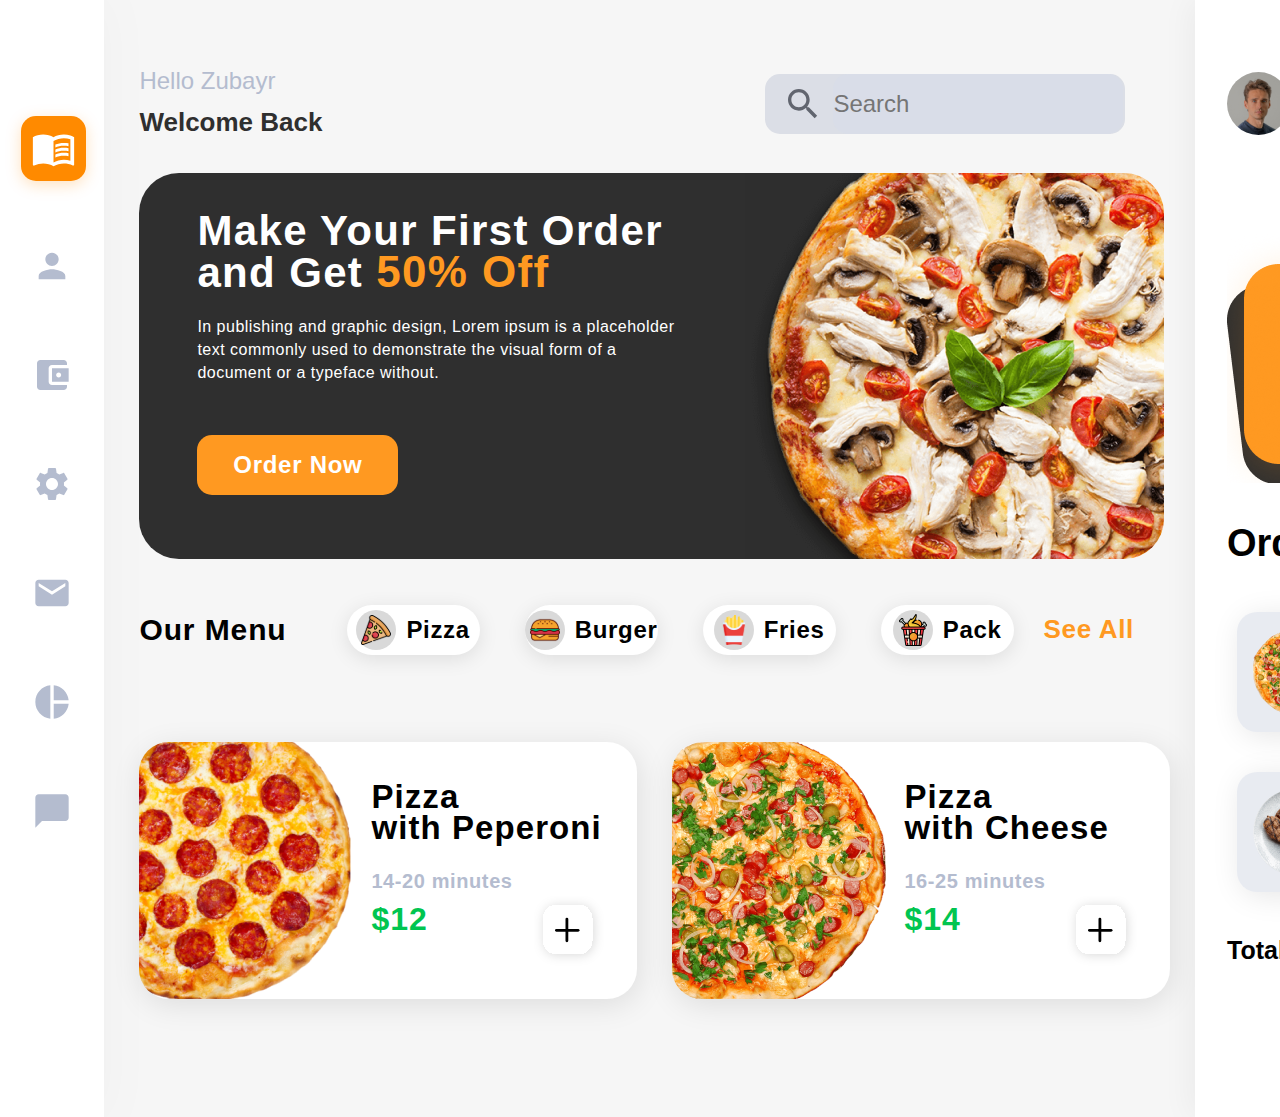
<file: index.html>
<!DOCTYPE html>
<html lang="en">
<head>
    <meta charset="UTF-8">
    <meta name="viewport" content="width=device-width, initial-scale=1.0">
    <title>Homework</title>
    <link rel="stylesheet" href="/css/main.css">
    <link rel="stylesheet" href="https://cdnjs.cloudflare.com/ajax/libs/font-awesome/6.4.2/css/all.min.css" integrity="sha512-z3gLpd7yknf1YoNbCzqRKc4qyor8gaKU1qmn+CShxbuBusANI9QpRohGBreCFkKxLhei6S9CQXFEbbKuqLg0DA==" crossorigin="anonymous" referrerpolicy="no-referrer" />
</head>
<body>
    <script src="./page/login.html"></script>
    <div class="conteiner">
        <div class="leftsidebar">
            <div class="leftsidebar_content">
                <button class="leftsidebar_content-button1">
                    <img src="/images/Menu book.svg" alt="img" class="leftsidebar_content-button1-img">
                </button>
                <button class="leftsidebar_content-button2" onclick="loginf()">
                    <img src="/images/Person.svg" alt="img" class="leftsidebar_content-button2-img">
                </button>
                <button class="leftsidebar_content-button3">
                    <img src="/images/Account balance wallet.svg" alt="img" class="leftsidebar_content-button2-img">
                </button>
                <button class="leftsidebar_content-button3">
                    <img src="/images/Settings.svg" alt="img" class="leftsidebar_content-button2-img">
                </button>
                <button class="leftsidebar_content-button3">
                    <img src="/images/Email.svg" alt="img" class="leftsidebar_content-button2-img">
                </button>
                <button class="leftsidebar_content-button3">
                    <img src="/images/Pie chart.svg" alt="img" class="leftsidebar_content-button2-img">
                </button>
                <button class="leftsidebar_content-button3">
                    <img src="/images/Chat bubble.svg" alt="img" class="leftsidebar_content-button2-img">
                </button>
            </div>
        </div>
        <div class="main">
            <div class="main_content">
                <header>
                    <div class="header_text">
                        <p class="header_text1">Hello Zubayr</p>
                        <p class="header_text2">Welcome Back</p>
                    </div>
                    <form class="searchbar">
                        <img src="/images/Search.svg" alt="img" class="searchbar_img">
                        <input type="text" id="header_search" placeholder="Search">
                    </form>
                </header>
                <div class="main_content-banner">
                    <h1>Make Your First Order and Get <span> 50% Off</span></h1>
                    <p class="main_content-banner-p">In publishing and graphic design, Lorem ipsum is a placeholder text commonly used to demonstrate the visual form of a document or a typeface without.</p>
                    <button class="main_content-banner-btn">Order Now </button>
                </div>
                <div class="menu">
                    <p class="menu_text1">Our Menu</p>
                    <div class="menu_content">
                        <img src="/images/Group 2.svg" alt="img">
                        <p class="menu_content-text">Pizza</p>
                    </div>
                    <div class="menu_content1">
                        <img src="/images/Group 2 (1).svg" alt="img">
                        <p class="menu_content-text">Burger</p>
                    </div>
                    <div class="menu_content1">
                        <img src="/images/Group 2 (2).svg" alt="img">
                        <p class="menu_content-text">Fries</p>
                    </div>
                    <div class="menu_content1">
                        <img src="/images/Group 2 (3).svg" alt="img">
                        <p class="menu_content-text">Pack</p>
                    </div>
                    <p class="menu_text2">See All</p>
                </div>
                <div class="items">
                    <div class="items1">
                        <h3>Pizza <br>
                            with Peperoni</h3>
                        <p class="items1-2">14-20 minutes</p>
                        <div class="items1-3">
                            <p class="items1-3-1">$12</p>
                            <img src="/images/btn.svg" alt="btn" class="items1-3-2">
                        </div>
                    </div>
                    <div class="items2">
                        <h3>Pizza <br>
                            with Cheese</h3>
                        <p class="items1-2">16-25 minutes</p>
                        <div class="items1-3">
                            <p class="items1-3-1">$14</p>
                            <img src="/images/btn.svg" alt="btn" class="items1-3-2">
                        </div>
                    </div>
                </div>
            </div>
        </div>
        <div class="rightsidebar">
            <div class="rightsidebar_content">
                <div class="rightsidebar_content-1">
                    <img src="/images/unsplash_WNoLnJo7tS8.svg" alt="">
                    <p class="rightsidebar_content-1-text">Zubayr To'lqinov</p>
                    <img src="/images/Notifications none.svg" alt="img" class="rightsidebar_content-1-n">
                </div>
                <div class="rightsidebar_content-2"></div>
                <ul class="rightsidebar_content-2-ul">
                    <li class="rightsidebar_content-2-item">Order Menu</li>
                    <li class="rightsidebar_content-2-item1">See All</li>
                </ul>
                <div class="rightsidebar_content-3">
                    <div class="rightsidebar_content-3-1">
                        <p class="rightsidebar_content-3-1-1">Pizza with Mushrooms</p>
                        <p class="rightsidebar_content-3-1-2">8 inch</p>
                        <p class="rightsidebar_content-3-1-3">$12</p>
                        <div class="numbers">
                            <img src="/images/decrease.svg" alt="img" style="margin-left: -10px;">
                            <p class="numbers_text">01</p>
                            <img src="/images/increse.svg" alt="img" >
                        </div>
                    </div>
                    <div class="rightsidebar_content-3-2">
                        <p class="rightsidebar_content-3-1-1">Meat with Potato</p>
                        <p class="rightsidebar_content-3-1-2">Extra tomato </p>
                        <p class="rightsidebar_content-3-1-3">$40</p>
                        <div class="numbers">
                            <img src="/images/decrease.svg" alt="img" style="margin-left: -10px;">
                            <p class="numbers_text">01</p>
                            <img src="/images/increse.svg" alt="img" >
                        </div>
                    </div>
                </div>
                <ul class="price">
                    <li class="price-li">Total Price</li>
                    <li class="price-li1">$52.00</li>
                </ul>
                <button class="buttonfn">Checkout</button>
            </div>
        </div>
    </div>
    <script src="/js/main.js"></script>
</body>
</html>
<!-- 986 -->

<!-- 279 -->
</file>
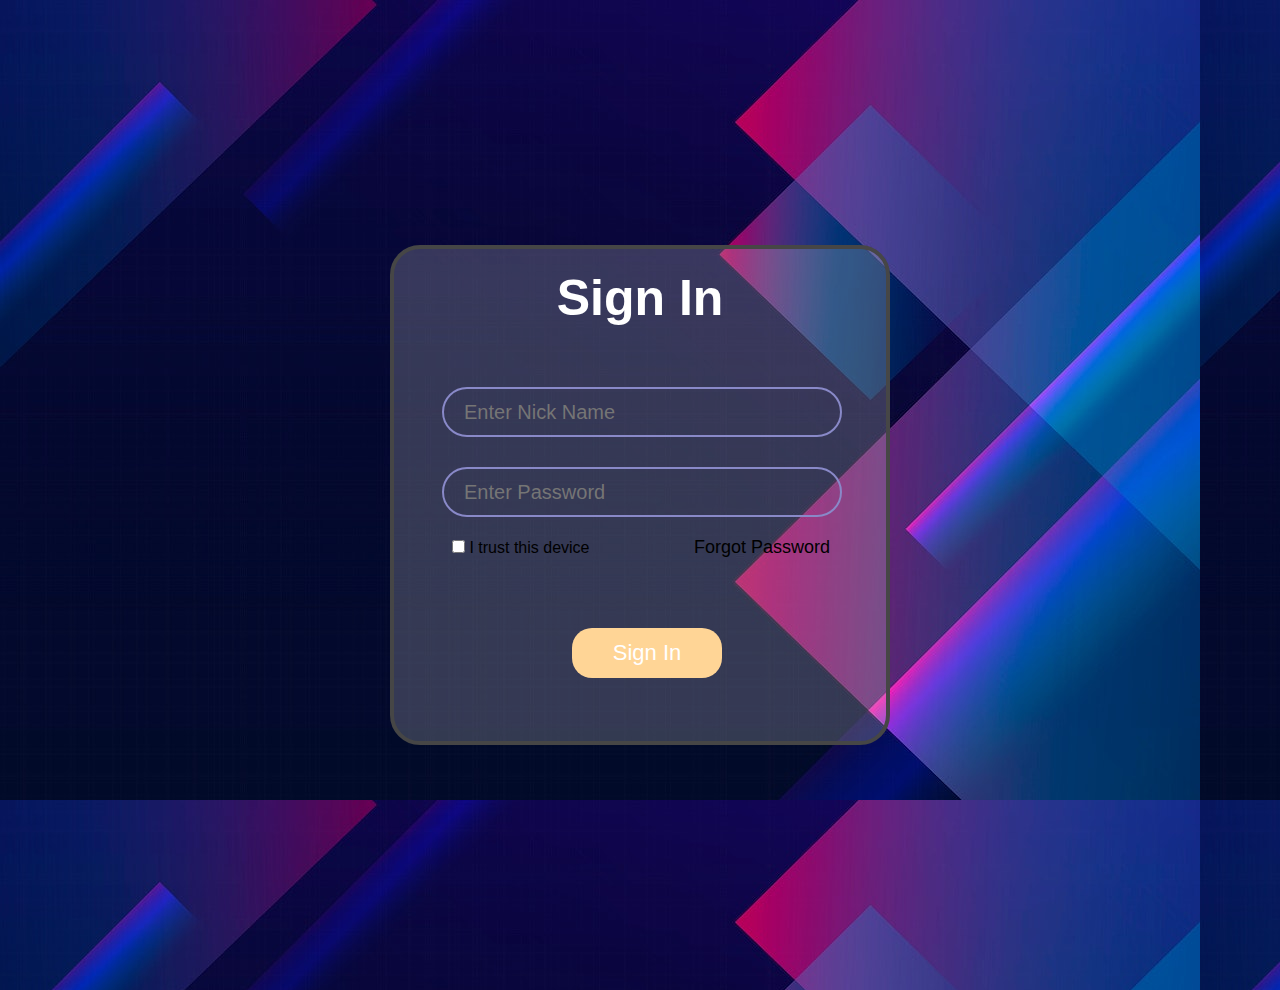
<file: page/login.html>
<!DOCTYPE html>
<html lang="en">
<head>
    <meta charset="UTF-8">
    <meta name="viewport" content="width=device-width, initial-scale=1.0">
    <title>Document</title>
    <link rel="stylesheet" href="/css/style.css">
    <link rel="stylesheet" href="https://cdnjs.cloudflare.com/ajax/libs/font-awesome/6.4.2/css/all.min.css" integrity="sha512-z3gLpd7yknf1YoNbCzqRKc4qyor8gaKU1qmn+CShxbuBusANI9QpRohGBreCFkKxLhei6S9CQXFEbbKuqLg0DA==" crossorigin="anonymous" referrerpolicy="no-referrer" />
</head>
<body>
    <div class="login">
        <div class="login_content">
            <h1>Sign In</h1>
            <form>
                <div class="form_content">
                    <input type="text" id="email" required placeholder="Enter Nick Name">
                    <i class="fa-solid fa-user"></i>
                </div>
                <div class="form_content1">
                    <input type="password" id="password" required placeholder="Enter Password">
                    <i class="fa-solid fa-lock"></i>
                </div>
                <div class="preference">
                    <input type="checkbox" name="cheese" id="cheese" />
                    <label for="cheese">I trust this device</label>
                    <a href="https://accounts.google.com/signup/v2/createaccount?biz=false&cc=UZ&continue=https%3A%2F%2Fwww.google.com%3Fhl%3Den-US&dsh=S2080682586%3A1693911344464310&flowEntry=SignUp&flowName=GlifWebSignIn&hl=en&theme=glif" target="_blank" id="forgotp">Forgot Password</a>
                  </div>
                  <button id="singinb" onclick="signIn()">Sign In</button>
            </form>
        </div>
    </div>
    <script src="/js/script.js"></script>
</body>
</html>
</file>
<file: css/main.css>
*{
    margin: 0;
    padding: 0;
    box-sizing: border-box;
}
@import url('https://fonts.googleapis.com/css2?family=Roboto:wght@500&display=swap');
:root{
    /* --border: 1px solid; */
}
.conteiner{
    margin: 0 auto;
    display: flex;
    width: 1728px;
    height: 1117px;
    border: var(--border);
}


.leftsidebar{
    width: 105px;
    height: 1117px;
    border: var(--border);
    background: #FFF;
    box-shadow: 0px 0px 50px 0px rgba(0, 0, 0, 0.05);
}
.leftsidebar_content{
    margin-top: 116px;
    margin-left: 21px;
    width: 65px;
    height: 720px;
    border: var(--border);
}
.leftsidebar_content-button1{
    display: flex;
    justify-content: center;
    align-items: center;
    width: 100%;
    height: 65px;
    border: none;
    background-color: rgba(255, 138, 0, 1);
    border-radius: 15px;
    box-shadow: 0px 4px 15px 0px rgba(255, 138, 0, 0.25);
}
.leftsidebar_content-button2{
    margin-left: 11px;
    margin-top: 65px;
    width: 40px;
    height: 40px;
    border: none;
    background-color: white;
}

.leftsidebar_content-button3{
    margin-left: 11px;
    margin-top: 65px;
    width: 40px;
    height: 40px;
    border: none;
    background-color: white;
}





.main{
    width: 1097px;
    height: 1117px;
    border: var(--border);
    background-color: rgba(233, 233, 233, 0.41);
}
.main_content{
    margin-top: 67px;
    margin-left: 35px;
    width: 1025px;
    height: 995px;
    border: var(--border);
}
header{
    display: flex;
    align-items: center;
    width: 986px;
    height: 73px;
    border: var(--border);
}
.header_text{
    width: 186px;
    height: 100%;

}
.header_text1{
    color: #B4BCCF;
    font-family: 'Roboto', sans-serif;
    font-size: 24px;
    font-style: normal;
    font-weight: 500;
    line-height: normal;
}
.header_text2{
    margin-top: 12px;
    color: #2F2F2F;
    font-family: 'Roboto', sans-serif;
    font-size: 26px;
    font-style: normal;
    font-weight: 700;
    line-height: normal;
}

.searchbar{
    display: flex;
    align-items: center;
    margin-left: 440px;
    width: 360px;
    height: 60px;
    border-radius: 15px;
    background: rgba(180, 188, 207, 0.41);
}
.searchbar_img{
    margin-left: 18px;
}
#header_search{
    margin-left: 10px;
    width: 290px;
    height: 100%;
    outline: none;
    border: none;
    border-radius: 15px;
    background-color: rgba(214, 221, 236, 0.41);
    color: #61656F;
    font-family: 'Roboto', sans-serif   ;
    font-size: 24px;
    font-style: normal;
    font-weight: 500;
    line-height: normal;
}
.main_content-banner{
    margin-top: 33px;
    width: 1025px;
    height: 386px;
    border-radius: 40px;
    background: #2F2F2F;
    background-image: url(/images/vippng\ 1.png);
    background-repeat: no-repeat;
    background-position-x: 605px;
}
h1{
    padding-top: 38px;
    margin-left: 58px;
    width: 471px;
    height: 97px;
    color: #FFF;
    font-family: 'Roboto', sans-serif;
    font-size: 42px;
    font-style: normal;
    font-weight: 700;
    line-height: 95.688%;
    letter-spacing: 1.35px;

}   
span{
    color: #FF9921;
    font-family: 'Roboto', sans-serif;
    font-size: 44px;
    font-style: normal;
    font-weight: 700;
    line-height: 95.688%;
    letter-spacing: 1.35px;
}
.main_content-banner-p{
    margin-left: 58px;
    margin-top: 45px;
    width: 478px;
    height: 61px;
    color: #FFF;
    font-family: 'Roboto', sans-serif;
    font-size: 16px;
    font-style: normal;
    font-weight: 400;
    line-height: 144.687%;
    letter-spacing: 0.48px;
}
.main_content-banner-btn{
    margin-top: 59px;
    margin-left: 58px;
    display: flex;
    align-items: center;
    justify-content: center;
    width: 201px;
    height: 60px;
    border-radius: 15px;
    background: #FF9921;
    border: none;
    color: #FFF;
    font-family: 'Roboto', sans-serif;
    font-size: 24px;
    font-style: normal;
    font-weight: 700;
    line-height: 144.687%; /* 34.725px */
    letter-spacing: 0.72px;
}
.main_content-banner-btn:hover{
    background-color: #ffb157;
    color: red;
}


.menu{
    display: flex;
    align-items: center;
    margin-top: 46px;
    width: 1015px;
    height: 50px;
    border: var(--border);
}
.menu_text1{
    color: #000;
    font-family: 'Roboto', sans-serif;
    font-size: 30px;
    font-style: normal;
    font-weight: 700;
    line-height: 144.687%; /* 43.406px */
    letter-spacing: 0.9px;
}
.menu_text2{
    margin-left: 30px;
    color: #FF9921;
    font-family: 'Roboto', sans-serif;
    font-size: 26px;
    font-style: normal;
    font-weight: 700;
    line-height: 144.687%; /* 31.831px */
    letter-spacing: 0.66px;
}
.menu_content{
    display: flex;
    align-items: center;
    justify-content: center;
    margin-left: 60px;
    width: 133px;
    height: 50px;
    border-radius: 25px;
    background: #FFF;
    box-shadow: 0px 4px 20px 0px rgba(0, 0, 0, 0.10);
}
.menu_content-text{
    padding-left: 10px;
    color: #000;
    font-family: 'Roboto', sans-serif;
    font-size: 24px;
    font-style: normal;
    font-weight: 700;
    line-height: 144.687%; /* 31.831px */
    letter-spacing: 0.66px;
}
.menu_content1{
    display: flex;
    align-items: center;
    justify-content: center;
    margin-left: 45px;
    width: 133px;
    height: 50px;
    border-radius: 25px;
    background: #FFF;
    box-shadow: 0px 4px 20px 0px rgba(0, 0, 0, 0.10);
}


.items{
    display: flex;
    margin-top: 87px;
    width: 1030px;
    height: 257px;
    /* border: 1px solid; */
}
.items1{
    width: 498px;
    height: 257px;
    flex-shrink: 0;
    border-radius: 30px;
    background: #FFF;
    box-shadow: 2px 6px 30px 0px rgba(0, 0, 0, 0.10);
    background-image: url(/images/Pepperoni-Pizza\ 1.png);
    background-repeat: no-repeat;
}
h3{
    margin-left: 232px;
    padding-top: 39px;
    width: 236px;
    height: 79px;   
    color: #000;
    font-family: 'Roboto', sans-serif;
    font-size: 33px;
    font-style: normal;
    font-weight: 700;
    line-height: 94.687%; /* 34.087px */
    letter-spacing: 1.08px;
}
.items1-2{
    margin-left: 232px;
    padding-top: 46px;
    color: #B4BCCF;
    font-family: 'Roboto', sans-serif;
    font-size: 20px;
    font-style: normal;
    font-weight: 600;
    line-height: 144.687%; /* 28.937px */
    letter-spacing: 0.6px;
}
.items1-3{
    margin-left: 232px;
    display: flex;
}
.items1-3-1{
    color: #01C550;
    font-family: 'Roboto', sans-serif;
    font-size: 32px;
    font-style: normal;
    font-weight: 700;
    line-height: 144.687%;
    letter-spacing: 0.96px;
}
.items1-3-2{
    margin-left: 106px;
    width: 70px;
    height: 70px;
    flex-shrink: 0;
}

.items2{
    margin-left: 35px;
    width: 498px;
    height: 257px;
    flex-shrink: 0;
    border-radius: 30px;
    background: #FFF;
    box-shadow: 2px 6px 30px 0px rgba(0, 0, 0, 0.10);
    background-image: url(/images/toppng\ 2.png);
    background-repeat: no-repeat;
}






.rightsidebar{
    width: 533px;
    height: 1117px;
    flex-shrink: 0;
    border: var(--border);
    background: #FFF;
    box-shadow: -4px 0px 30px 0px rgba(0, 0, 0, 0.05);
}
.rightsidebar_content{
    margin-top: 72px;
    margin-left: 32px;
    width: 442px;
    height: 987px;
    /* border: 1px solid; */
}
.rightsidebar_content-1{
    display: flex;
    align-items: center;
}
.rightsidebar_content-1-text{
    padding-left: 10px;
    color: #000;
    font-family: 'Roboto', sans-serif;
    font-size: 28px;
    font-style: normal;
    font-weight: 700;
    line-height: normal;
}
.rightsidebar_content-1-n{
        margin-left: 100px;
}

.rightsidebar_content-2{
    margin-top: 99px;
    width: 100%;
    height: 249px;
    /* border: 1px solid; */
    background-image: url(/images/cart.png);
    background-repeat: no-repeat;
    background-position-x: -21px;
    background-position-y: -5px;
}

.rightsidebar_content-2-ul{
    margin-top: 38px;
    display: flex;
    align-items: center;
    width: 100%;
    height: 45px;
}
.rightsidebar_content-2-item{
    list-style: none;  
    color: #000;
    font-family: 'Roboto', sans-serif;
    font-size: 38px;
    font-style: normal;
    font-weight: 700;
    line-height: normal;
}
.rightsidebar_content-2-item1{
    margin-left: 130px;
    list-style: none;
    color: #FF9921;
    font-family: 'Roboto', sans-serif;
    font-size: 24px;
    font-style: normal;
    font-weight: 700;
    line-height: normal;
}


.rightsidebar_content-3{
    margin-top: 46px;
    margin-left: 10px;
    width: 407px;
    height: 279px;
}
.rightsidebar_content-3-1{
    width: 100%;
    height: 120px;
    border-radius: 20px;
    background: rgba(180, 188, 207, 0.30);
    box-shadow: 4px 4px 30px 0px rgba(0, 0, 0, 0.10);
    background-image: url(/images/toppng\ 1.png);
    background-repeat: no-repeat;
    background-position-y: 17px;
    background-position-x: 16px;
}
.rightsidebar_content-3-1-1{
    margin-left: 125px;
    padding-top: 25px;
    color: #000;
    font-family: 'Roboto',sans-serif;
    font-size: 21px;
    font-style: normal;
    font-weight: 700;
    line-height: normal;
}
.rightsidebar_content-3-1-2{
    padding-top: 5px;
    margin-left: 125px;
    color: #61656F;
    font-family: 'Roboto',  sans-serif;
    font-size: 14px;
    font-style: normal;
    font-weight: 700;
    line-height: normal;
}
.rightsidebar_content-3-1-3{
    padding-top: 5px;
    margin-left: 125px;
    color: #01C550;
    font-family: 'Roboto', sans-serif;
    font-size: 20px;
    font-style: normal;
    font-weight: 700;
    line-height: normal;
}


.numbers{
    margin-top: -21px;
    margin-left: 288px;
    display: flex;
    align-items: center;
    width: 100px;
    height: 30px;
}
.numbers_text{
    color: #000;
    font-family: 'Roboto', sans-serif;
    font-size: 20px;
    font-style: normal;
    font-weight: 700;
    line-height: normal;
}



.rightsidebar_content-3-2{
    margin-top: 40px;
    width: 100%;
    height: 120px;
    border-radius: 20px;
    background: rgba(180, 188, 207, 0.30);
    box-shadow: 4px 4px 30px 0px rgba(0, 0, 0, 0.10);
    background-image: url(/images/pngaaa\ 1.png);
    background-repeat: no-repeat;
    background-position-y: 17px;
    background-position-x: 16px;
}


.price{
    margin-top: 39px;
    display: flex;
    align-items: center;
    width: 424px;
    height: 40px;
}
.price-li{
    list-style: none;
    color: #000;
    font-family: 'Roboto', sans-serif;
    font-size: 25px;
    font-style: normal;
    font-weight: 700;
    line-height: normal;
}
.price-li1{
    margin-left: 190px;
    list-style: none;
    color: #01C550;
    font-family: 'Roboto', sans-serif;
    font-size: 34px;
    font-style: normal;
    font-weight: 700;
    line-height: normal;
}



.buttonfn{
    margin-left: 140px;
    margin-top: 50px;
    width: 165px;
    height: 60px;
    border: none;
    border-radius: 20px;
    background: #FF9921;
    box-shadow: 0px 6px 15px 0px rgba(255, 153, 33, 0.20);

    color: #FFF;
    font-family: 'Roboto', sans-serif;
    font-size: 24px;
    font-style: normal;
    font-weight: 700;
    line-height: normal;
}
</file>
<file: css/style.css>
*{
    margin: 0;
    padding: 0;
    box-sizing: border-box;
}
.login{
    display: flex;
    align-items: center;
    justify-content: center;
    width: 100%;
    height: 990px;
    background-image: url(/images/bg-img.jpg);
    
}
.login_content{
    width: 500px;
    height: 500px;
    border-radius: 30px;
    background-color: rgba(199, 199, 199, 0.253);
    border: 4px solid rgb(70, 70, 70);
}
h1{
    margin-top: 20px;
    color: white;
    font-size: 50px;
    text-align: center;
    font-family: sans-serif;
}
form{
    margin-top: 60px;
    margin-left: 48px;
    width: 400px;
    height: 300px;
}
.form_content{
    display: flex;
}
#email{
    position: relative;
    padding-left: 20px;
    width: 100%;
    height: 50px;
    outline: none;
    border-radius: 25px;
    border: none;
    font-family: sans-serif;
    font-size: 20px;
    border: 2px solid rgb(137, 137, 200);
    background: rgba(32, 69, 164, 0)
}
.fa-solid{
    margin-left: 360px;
    margin-top: 10px;
    font-size: 25px;
    position: absolute;
}

.form_content1{
    margin-top: 30px;
    display: flex;
}
#password{
    position: relative;
    padding-left: 20px;
    width: 100%;
    height: 50px;
    outline: none;
    border-radius: 25px;
    border: none;
    font-family: sans-serif;
    font-size: 20px;
    border: 2px solid rgb(137, 137, 200);
    background: rgba(32, 69, 164, 0)
}
.preference{
    width: 100%;
    margin-left: 10px;
    margin-top: 20px;
    font-family: sans-serif;
}
#forgotp{
    margin-left: 100px;
    color: rgb(0, 0, 0);
    font-size: 18px;
    font-family: sans-serif;
    text-decoration: none;
}
#singinb{
    border-radius: 20px;
    margin-top: 70px;
    margin-left: 130px;
    width: 150px;
    height: 50px;
    border: none;
    font-size: 22px;
    color: white;
    background: rgb(255, 213, 150);
}
#singinb:hover{
    color: red;
    background-color: blanchedalmond;
}



header{
    width: 1519.5px;
    height: 790px;
    background-color: beige;
}
nav{
    display: flex;
    width: 100%;
    height: 10%;
    border: 1px solid;
}
.nav_logo{
    width: 30%;
    height: 100%;
    border: 1px solid;
}
ul{
    display: flex;
    align-items: center;
    justify-content: center;
    width: 70%;
    height: 100%;
}
li{
    margin-left: 30px;
    list-style: none;
}
.signin{
    width: 90px;
    height: 40px;
    border: none;
    background-color: aqua;
    border-radius: 10px;
    font-size: 20px;
}
</file>
